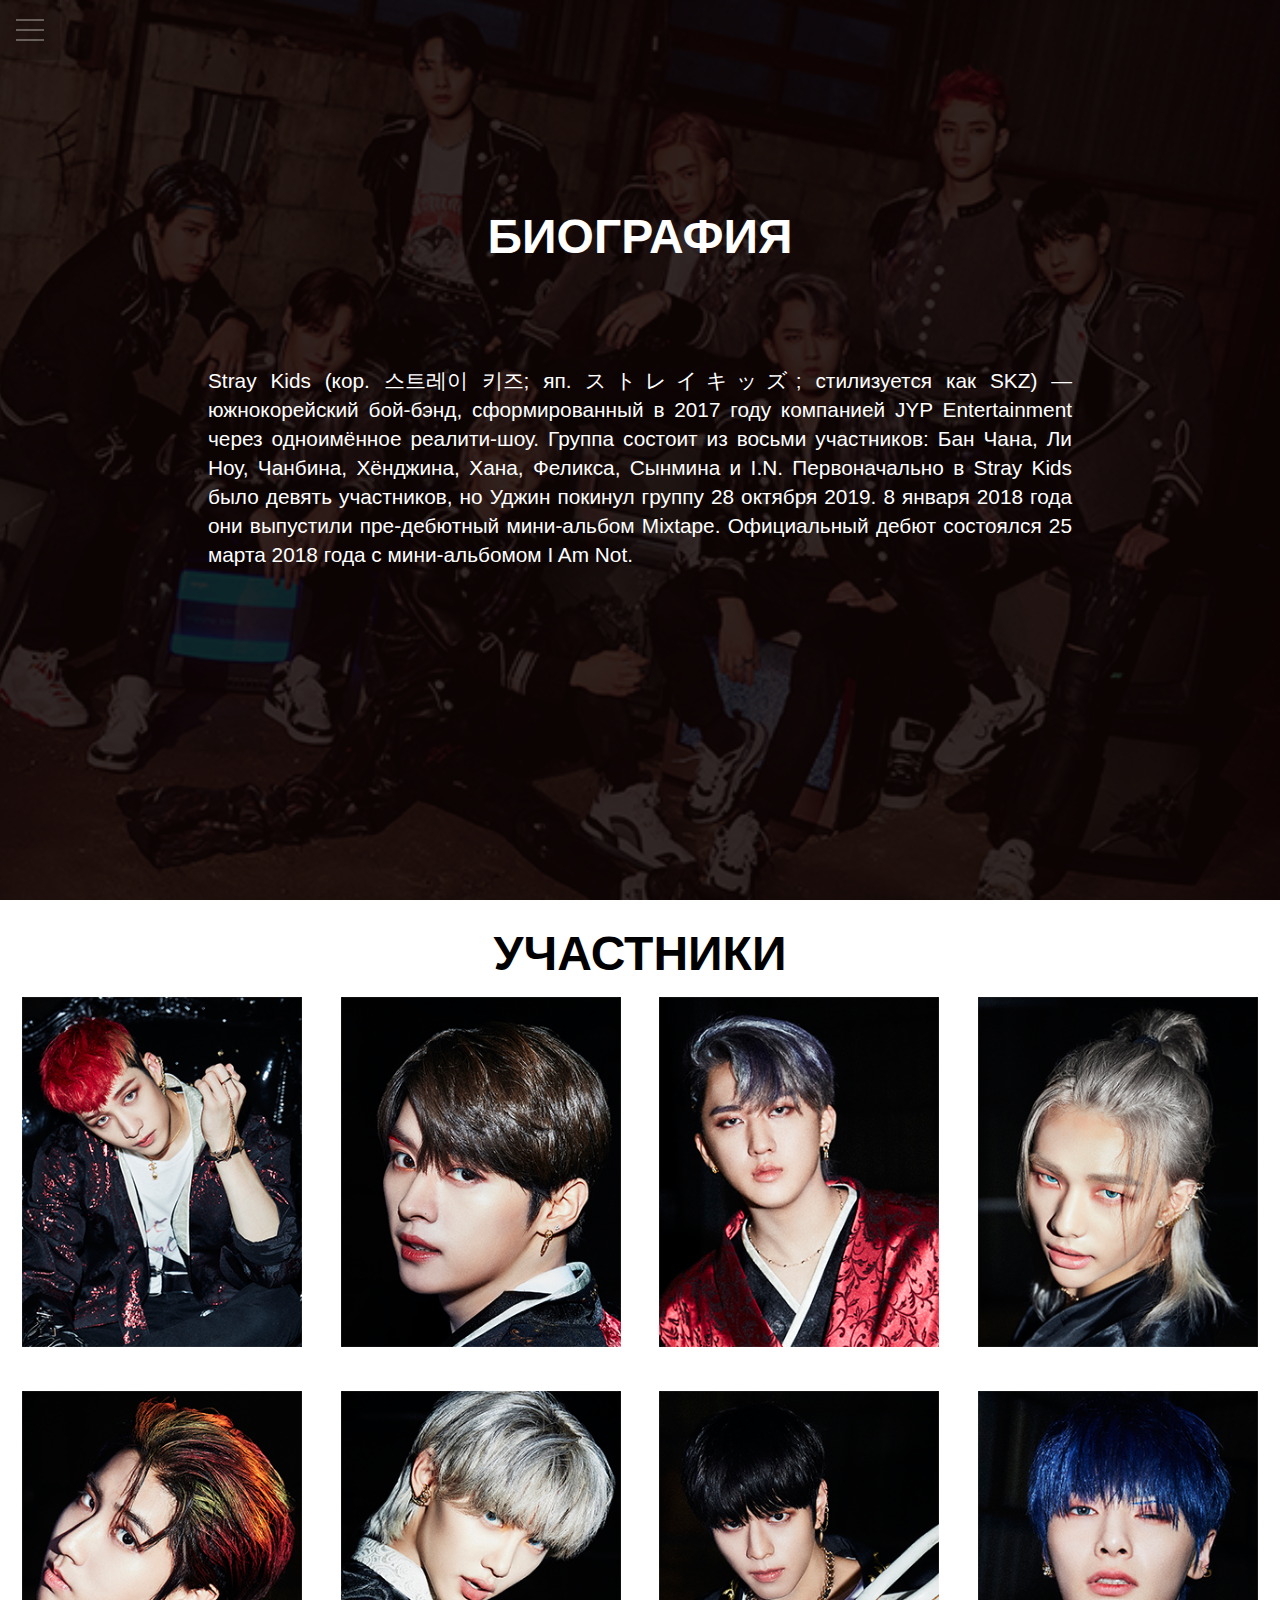
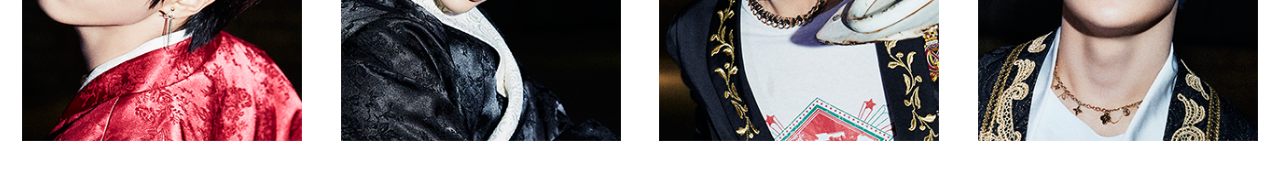
<file: site/bio.html>
<!DOCTYPE html>
<html lang="en">

  <head>
    <meta charset="UTF-8">
    <meta name="viewport" content="width=device-width, initial-scale=1.0">
    <link rel="stylesheet" href="./css/bio.css">
    <title>Stray Kids</title>
  </head>

  <header class="showcase">
    <div class="menu-wrap">
    <input type="checkbox" class="toggler">
    <div class="hamburger">
      <div></div>
    </div>
    <div class="menu">
      <div>
        <div>
          <ul>
            <li><a href="./index.php">ГЛАВНАЯ</a></li>
            <li><a href="./bio.html">БИОГРАФИЯ</a></li>
            <li><a href="#">ДИСКОГРАФИЯ</a></li>
            <li><a href="#">КЛИПЫ</a></li>
            <li><a href="./concerts.php">ГАЛЕРЕЯ</a></li>
            <li><a href="#">СОЦСЕТИ</a></li>
          </ul>
        </div>
      </div>
    </div>
  </div>
  <div class="container showcase-inner">
    <h2>БИОГРАФИЯ</h2>
    <p class="bio">Stray Kids (кор. 스트레이 키즈; яп. ストレイキッズ; стилизуется как SKZ) — южнокорейский 
      бой-бэнд, сформированный в 2017 году компанией JYP Entertainment через одноимённое 
      реалити-шоу. Группа состоит из восьми участников: Бан Чана, Ли Ноу, Чанбина, 
      Хёнджина, Хана, Феликса, Сынмина и I.N. Первоначально в Stray Kids было девять 
      участников, но Уджин покинул группу 28 октября 2019. 8 января 2018 года они 
      выпустили пре-дебютный мини-альбом Mixtape. Официальный дебют состоялся 25 марта 
      2018 года с мини-альбомом I Am Not.</p>
</div>
</header>
  <body>
    <div class="onwhite" ><h2>УЧАСТНИКИ</h2>
      <div class="members">
        <div class="box">
            <img src="./img/1.png">
          <div class="details">
            <div class="name">
             <h2>БАН ЧАН</h2>
             <p>03.10.1997</p>
             <p>Лидер, главный композитор, певец, танцор, репер</p>
          </div>
          </div>
        </div>
        <div class="box">
            <img src="./img/2.png">
          <div class="details">
            <div class="name">
             <h2>ЛИ МИНХО</h2>
             <p>25.10.1998</p>
             <p>Главный танцор, вокалист, репер</p>
          </div>
          </div>
        </div>
        <div class="box">
            <img src="./img/3.png">
          <div class="details">
            <div class="name">
             <h2>СО ЧАНБИН</h2>
             <p>11.08.1999</p>
             <p>Главный репер, вокалист, продюсер</p>
          </div>
          </div>
        </div>
        <div class="box">
            <img src="./img/4.png">
          <div class="details">
            <div class="name">
             <h2>ХВАН ХЕНДЖИН</h2>
             <p>20.03.2000</p>
             <p>Главный танцор, репер, вокалист, вижуал </p>
          </div>
          </div>
        </div>
        <div class="box">
            <img src="./img/5.png">
          <div class="details">
            <div class="name">
             <h2>ХАН ДЖИСОН</h2>
             <p>14.09.2000</p>
             <p>Главный репер, вокалист, продюсер </p>
          </div>
          </div>
        </div>
        <div class="box">
            <img src="./img/6.png">
          <div class="details">
            <div class="name">
             <h2>ЛИ ФЕЛИКС</h2>
             <p>15.09.2000</p>
             <p>Танцор, репер, вокалист</p>
          </div>
          </div>
        </div>
        <div class="box">
            <img src="./img/7.png">
          <div class="details">
            <div class="name">
             <h2>КИМ СЫНМИН</h2>
             <p>22.09.2000</p>
             <p>Главный вокалист, танцор, вижуал </p>
          </div>
          </div>
        </div>
        <div class="box">
            <img src="./img/8.png">
          <div class="details">
            <div class="name">
             <h2>ЯН ЧОНИН</h2>
             <p>08.02.2001</p>
             <p>Вокалист, танцор, младший</p>
          </div>
          </div>
        </div>
    </div>
  </div>
    </div>
    
  </body>
</html>
</file>
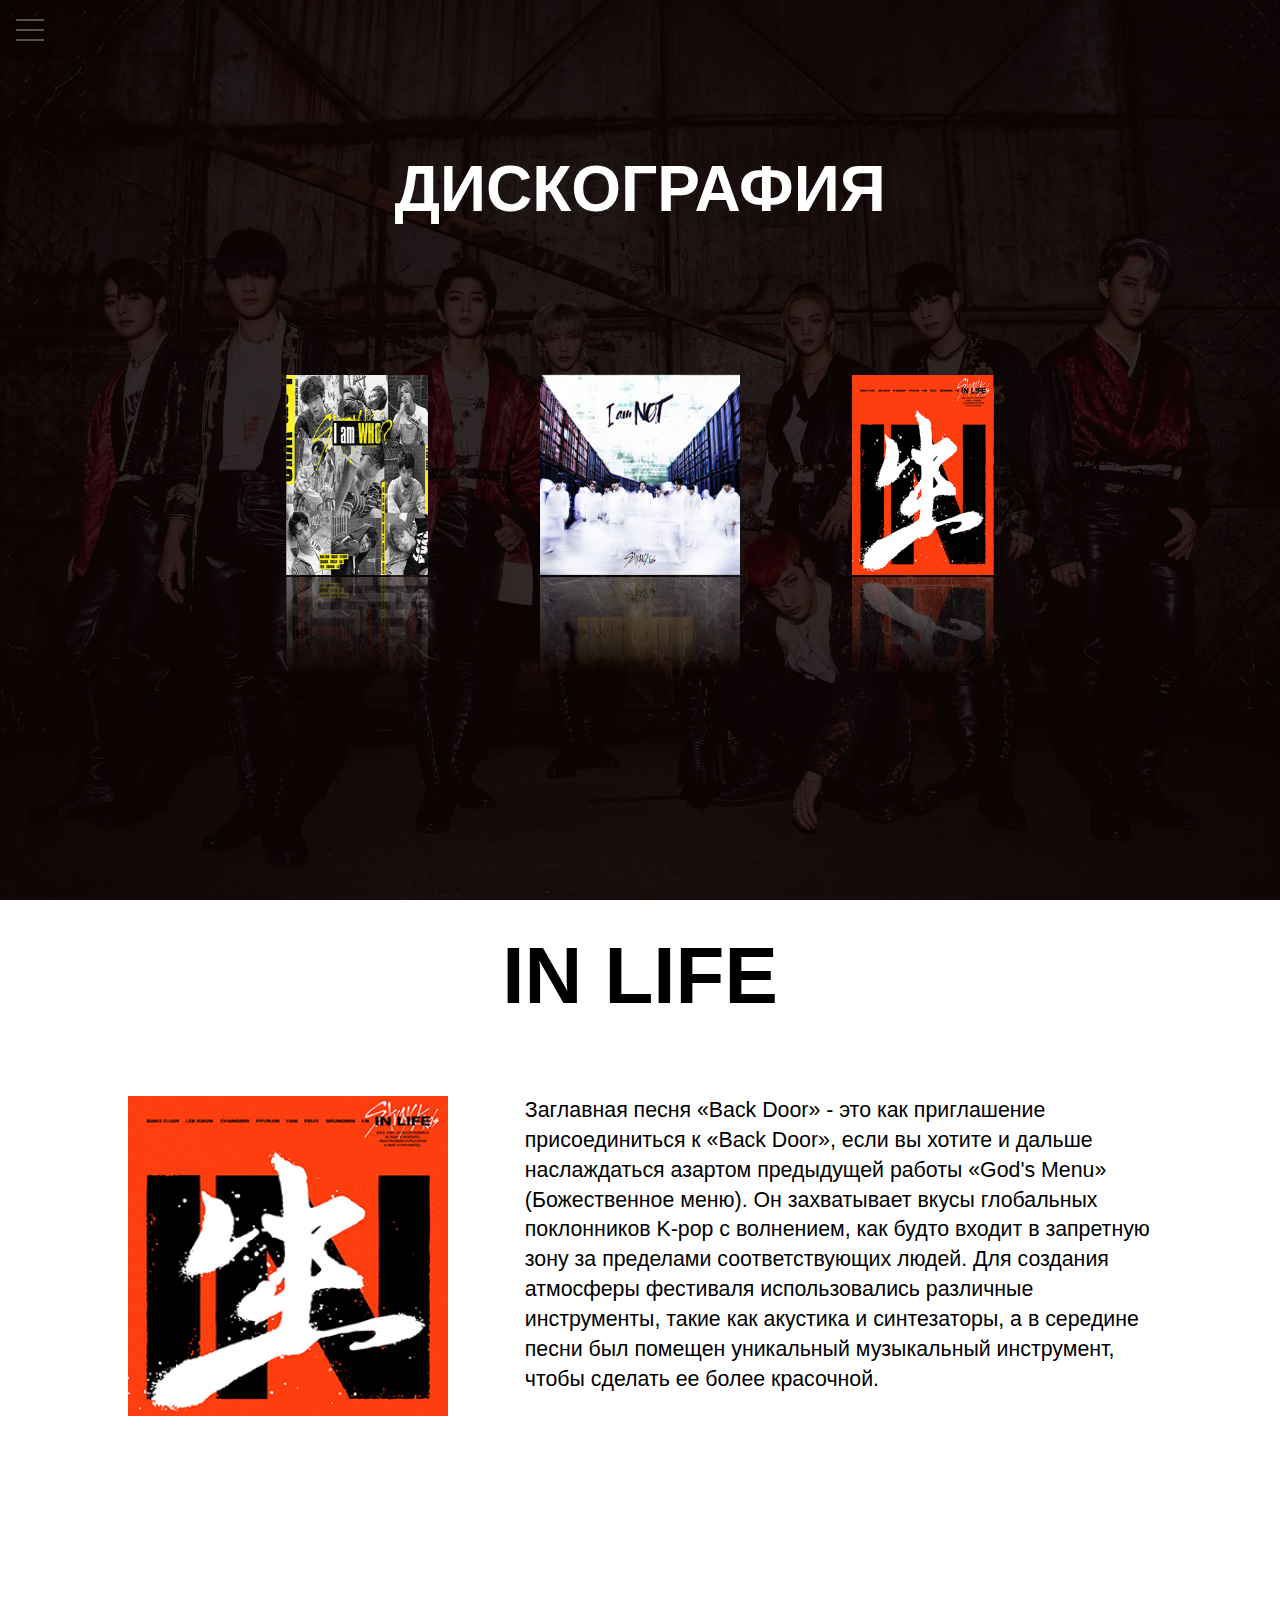
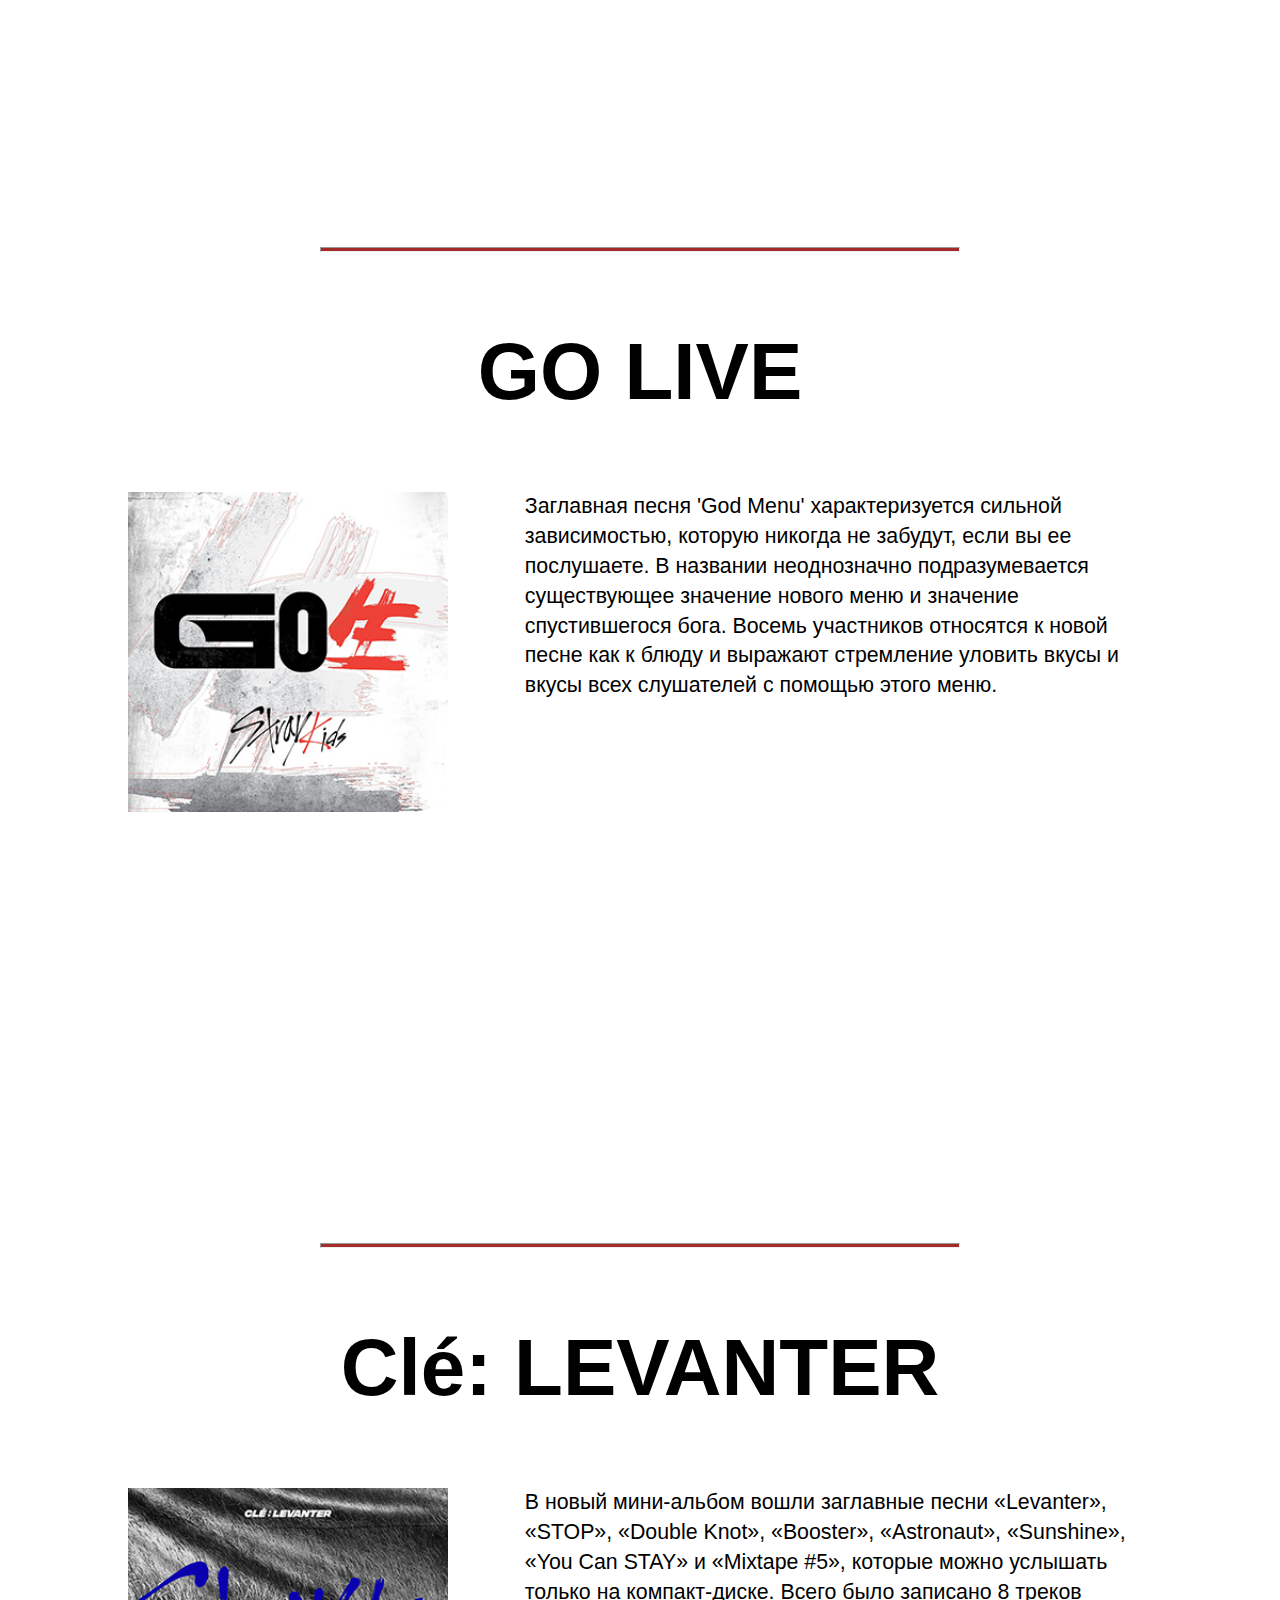
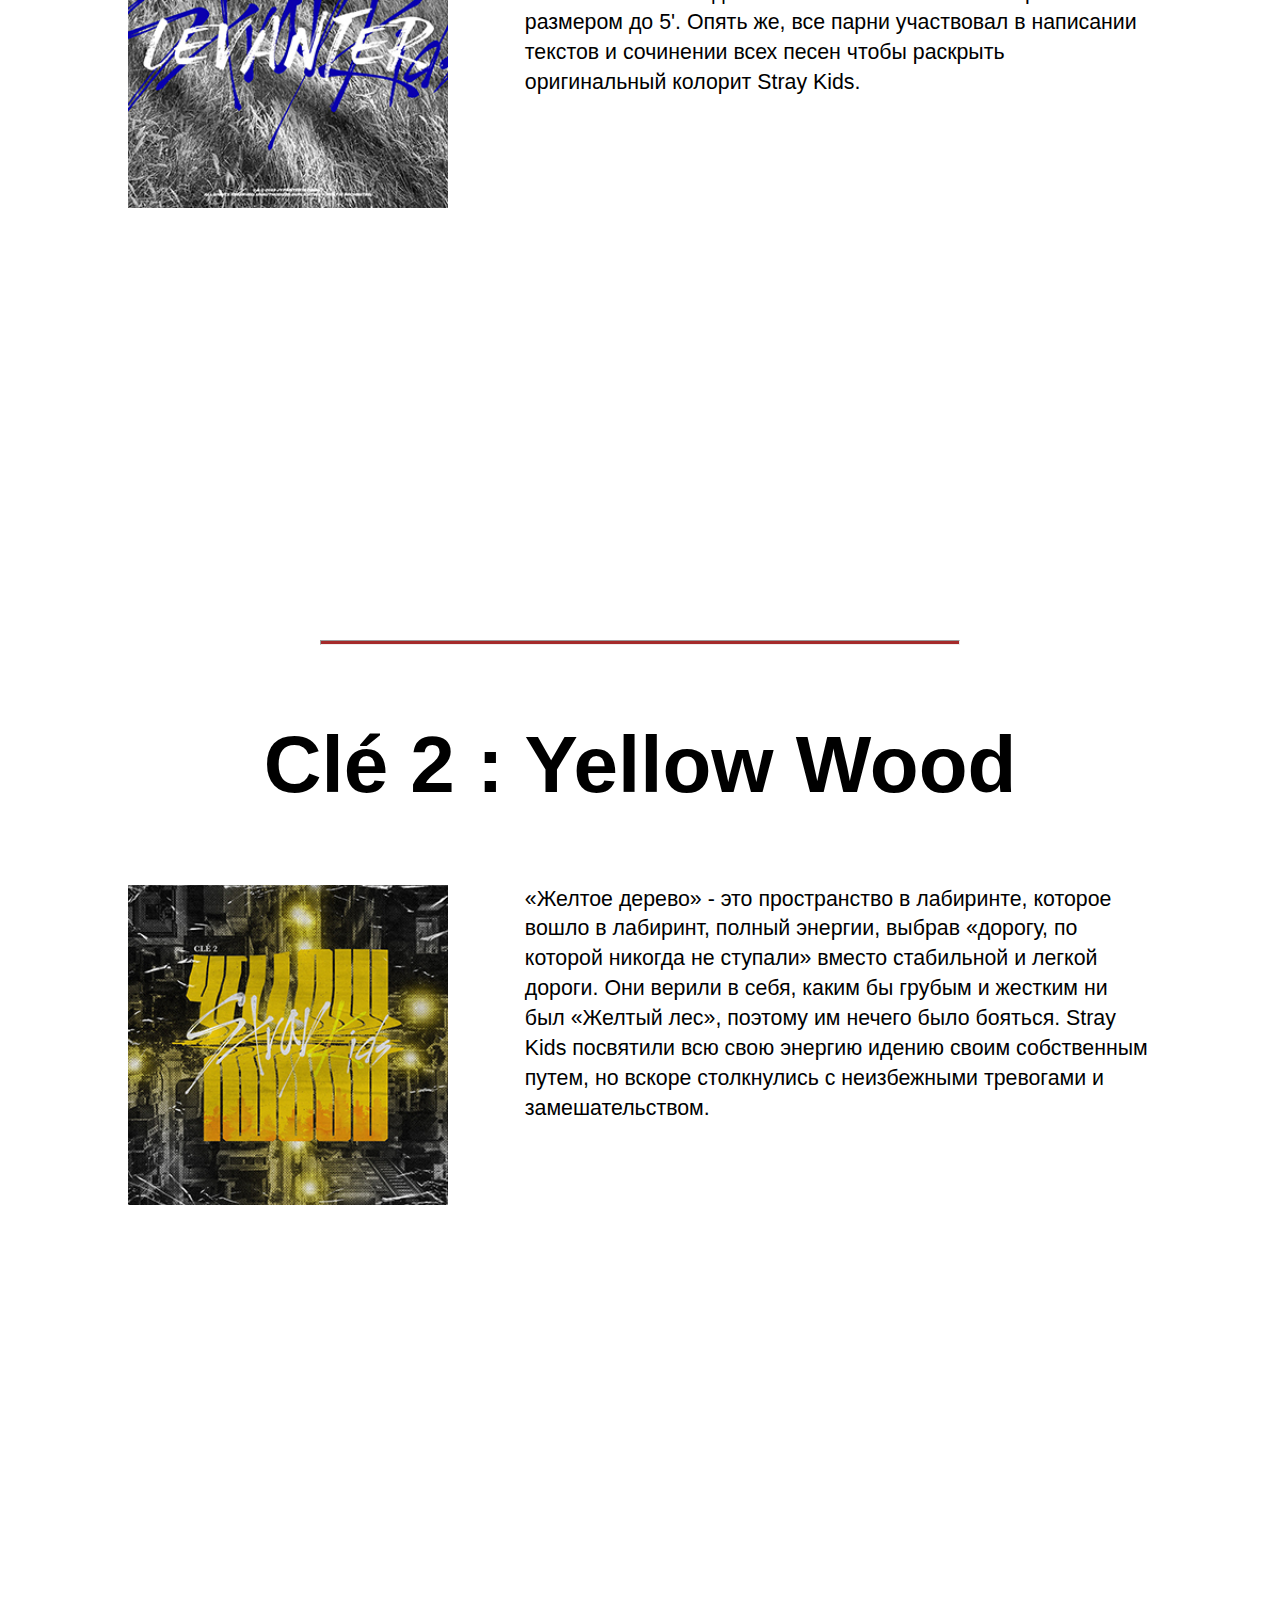
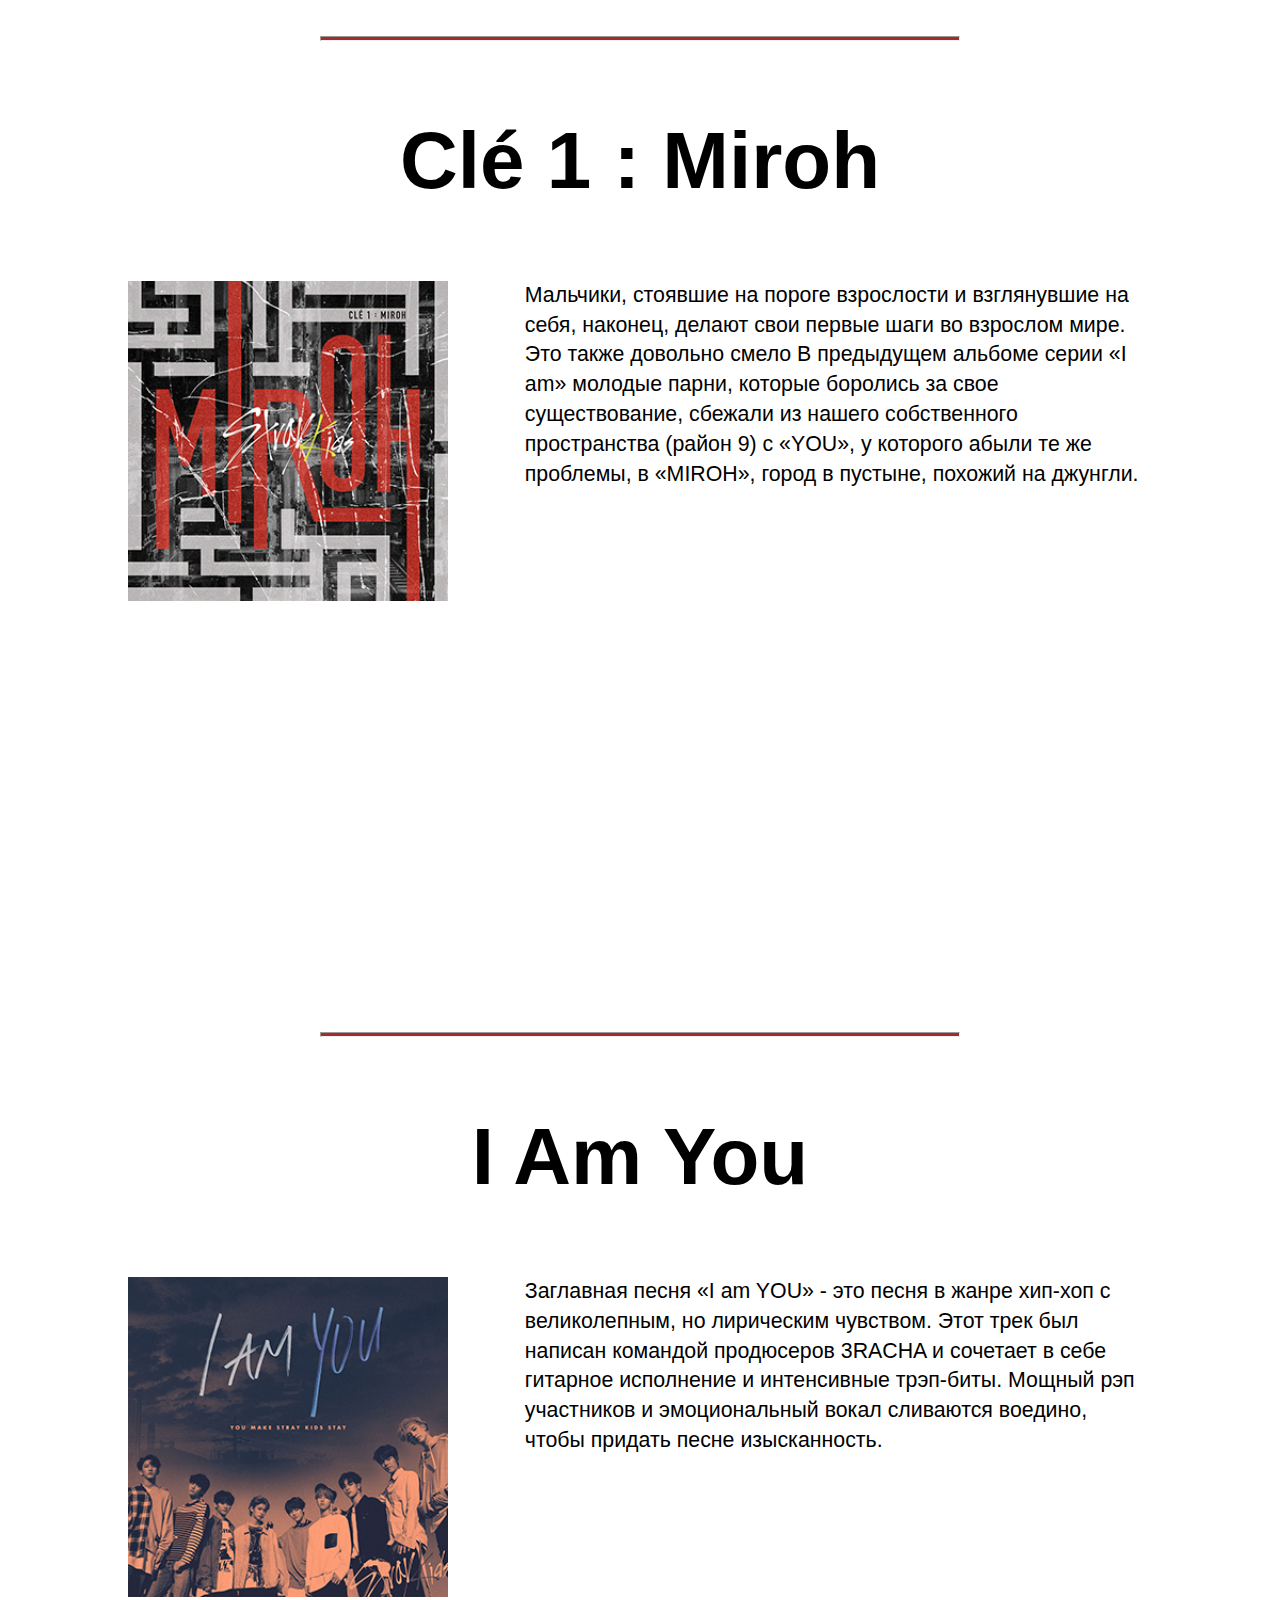
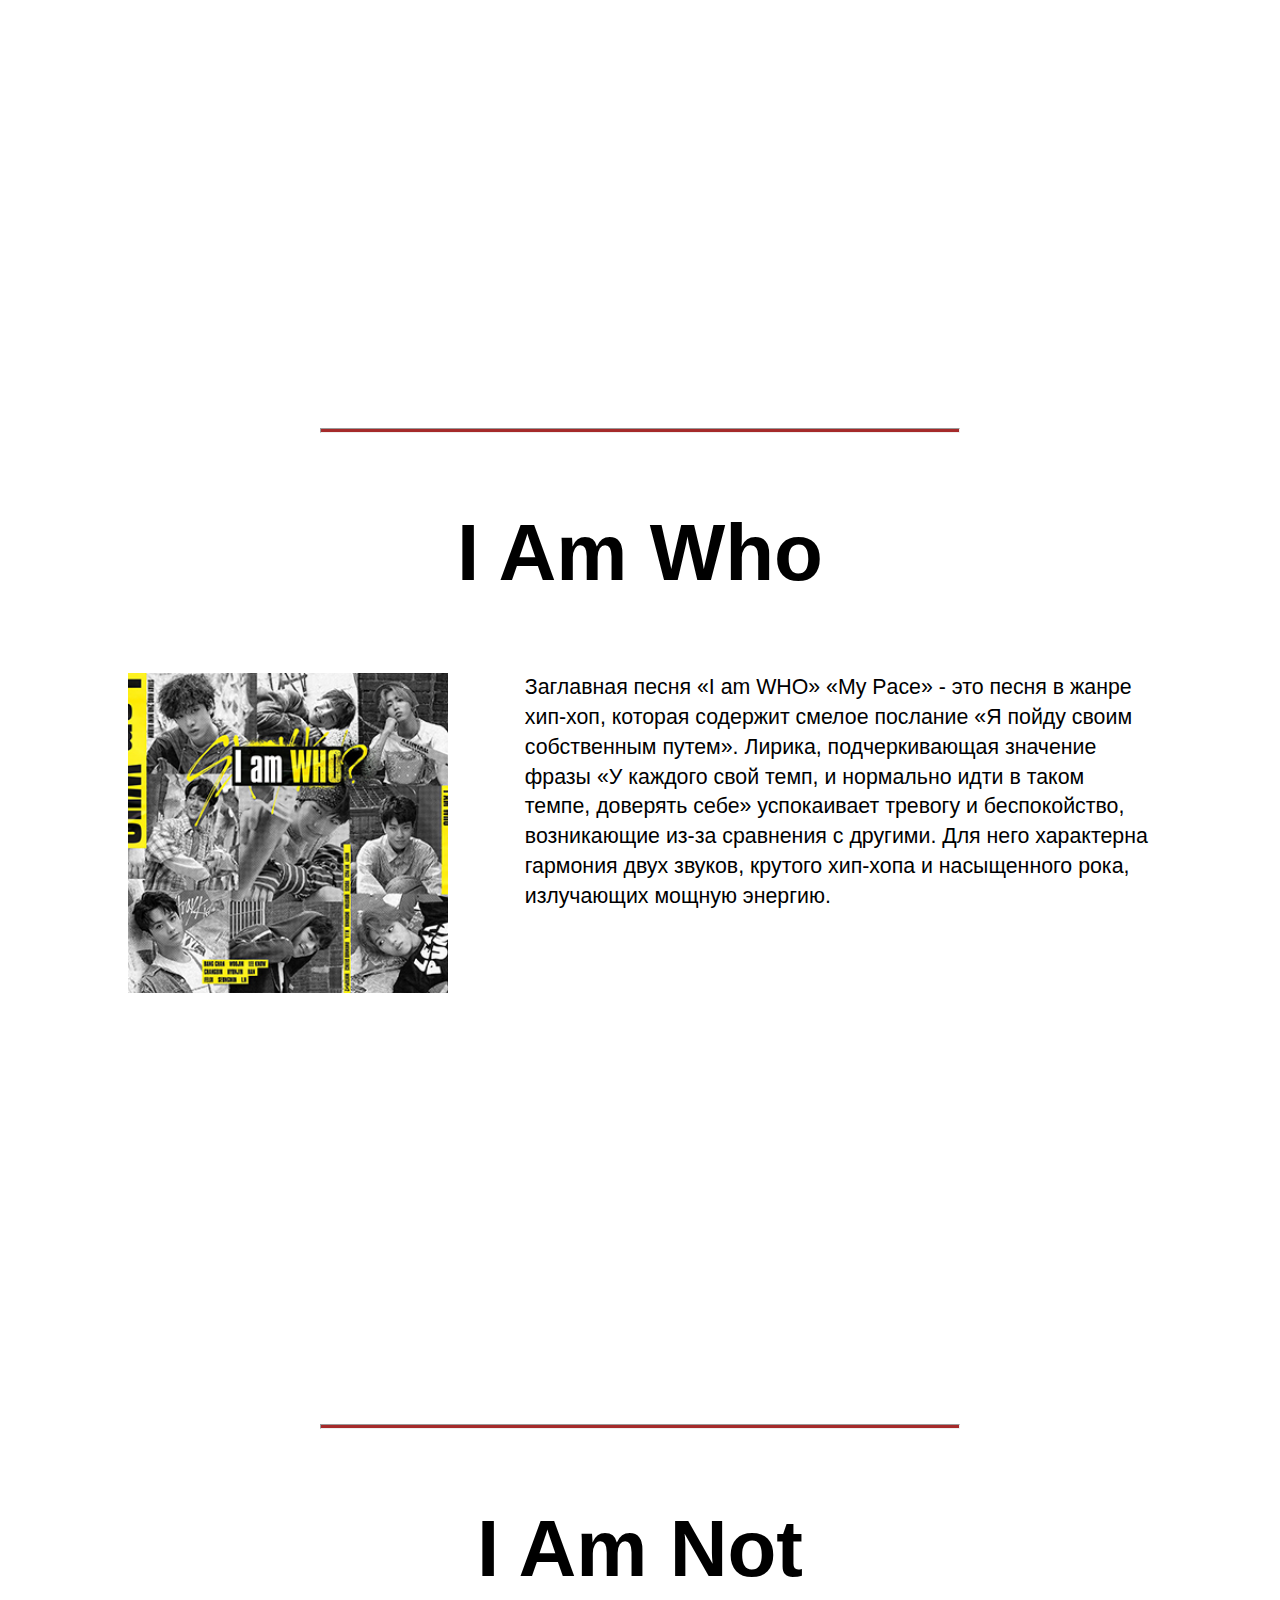
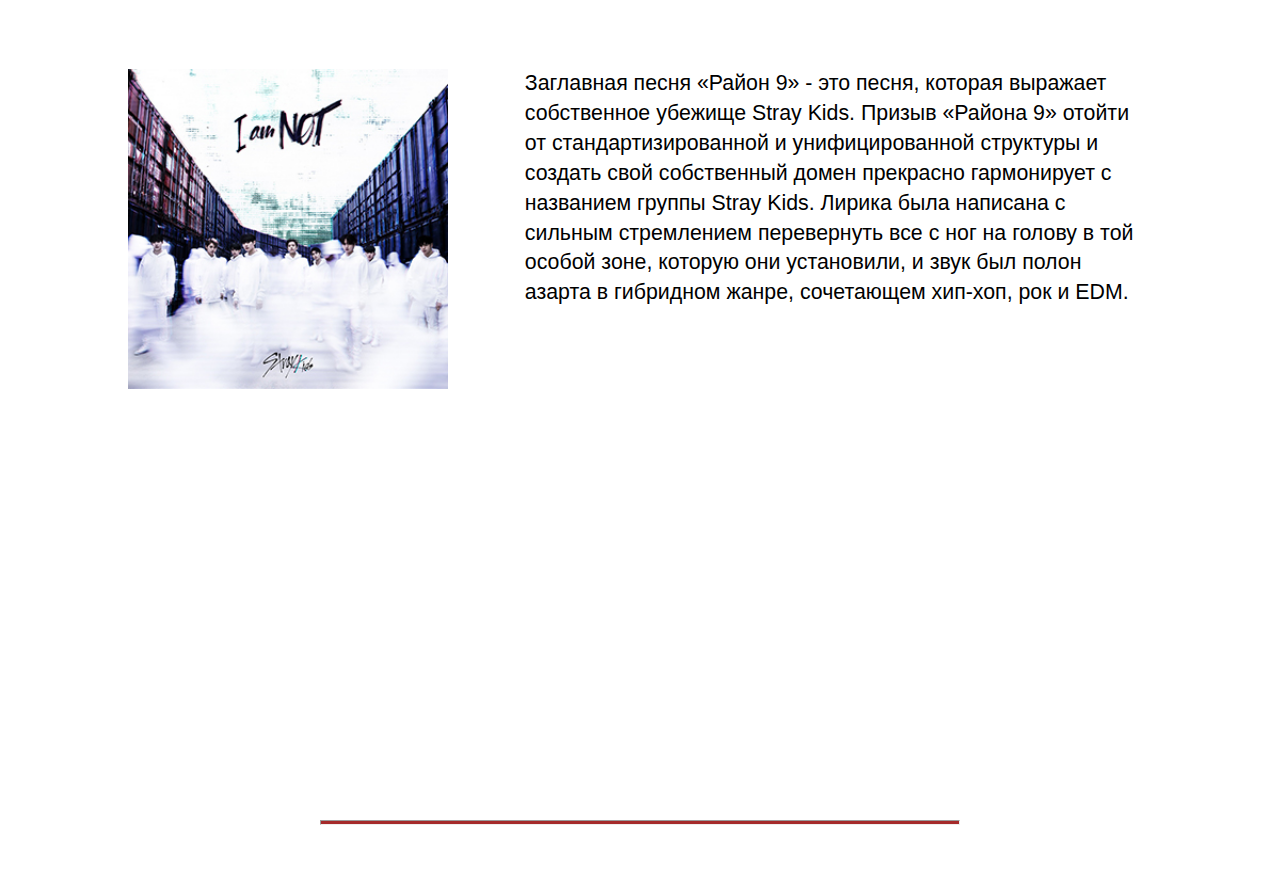
<file: site/disco.html>
<!DOCTYPE html>
<html lang="en">
  <head>
    <meta charset="UTF-8" />
    <meta name="viewport" content="width=device-width, initial-scale=1.0" />
    <link rel="stylesheet" href="./css/disco.css" />
    <link rel="stylesheet" href="./css/style.css" />
   
    <title>Stray Kids</title>
  </head>

  <header class="showcase">
    <div class="container showcase-inner">
      <div><h1><b>ДИСКОГРАФИЯ</b></h1></div>
      <div class="albums">
        <span style="--i:1"><a href="#inlife"><img  src="./img/1.jpg"></a></span>
        <span style="--i:2"><a href="#golive"><img src="./img/2.jpg"></a></span>
        <span style="--i:3"><a href="#levanter"><img src="./img/3.jpg"></a></span>
        <span style="--i:4"><a href="#yw"><img src="./img/4.jpg"></a></span>
        <span style="--i:5"><a href="#mr"><img src="./img/5.jpg"></a></span>
        <span style="--i:6"><a href="#iy"><img src="./img/6.jpg"></a></span>
        <span style="--i:7"><a href="#iw"><img src="./img/7.jpg"></a></span>
        <span style="--i:8"><a href="#in"><img src="./img/8.jpg"></a></span>
     </div>
     <div class="menu-wrap">
      <input type="checkbox" class="toggler" />
      <div class="hamburger">
        <div></div>
      </div>
      <div class="menu">
        <div>
          <div>
            <ul>
              <li><a href="./kurs.html">ГЛАВНАЯ</a></li>
              <li><a href="./bio.html">БИОГРАФИЯ</a></li>
              <li><a href="./disco.html">ДИСКОГРАФИЯ</a></li>
              <li><a href="#">КЛИПЫ</a></li>
              <li><a href="#">ГАЛЕРЕЯ</a></li>
              <li><a href="#">СОЦСЕТИ</a></li>
            </ul>
          </div>
        </div>
      </div>
    </div>
    </div>
  </header>
  <body>
    <section id="inlife">
      
        <div class="onwhite" ><h1><b>IN LIFE</b></h1></div>
          <div class="cover"><img src="./img/1.jpg"> </div>
          <div class="info">
            <p>Заглавная песня «Back Door» - это как приглашение присоединиться к «Back Door», 
                если вы хотите и дальше наслаждаться азартом предыдущей работы «God's Menu» (Божественное меню). 
                Он захватывает вкусы глобальных поклонников K-pop с волнением, как будто входит в запретную 
                зону за пределами соответствующих людей. Для создания атмосферы фестиваля использовались 
                различные инструменты, такие как акустика и синтезаторы, а в середине песни был помещен 
                уникальный музыкальный инструмент, чтобы сделать ее более красочной.</p>
          </div>
          <iframe src="https://open.spotify.com/embed/album/1fOJ6SHLXOLnsuuwiLyzft" class ="music"  height="380" frameborder="0" allowtransparency="true" allow="encrypted-media"></iframe>
         </div>
         <hr>
    </section>
    <section id="golive">
      
        <div class="onwhite" ><h1><b>GO LIVE</b></h1></div>
          <div class="cover"><img src="./img/2.jpg"> </div>
          <div class="info">
            <p>Заглавная песня 'God Menu' характеризуется сильной зависимостью, которую никогда не забудут, 
                если вы ее послушаете. В названии неоднозначно подразумевается существующее значение нового 
                меню и значение спустившегося бога. Восемь участников относятся к новой песне как к блюду и 
                выражают стремление уловить вкусы и вкусы всех слушателей с помощью этого меню.
            </p>
          </div>
          <iframe src="https://open.spotify.com/embed/album/7B3Rmyws1KcAxQfYPoInEZ" class ="music" height="380" frameborder="0" allowtransparency="true" allow="encrypted-media"></iframe>
         </div>
         <hr>
    </section>
    <section id="levanter">
      
        <div class="onwhite" ><h1><b>Clé: LEVANTER</b></h1></div>
          <div class="cover"><img src="./img/3.jpg"> </div>
          <div class="info">
            <p>В новый мини-альбом вошли заглавные песни «Levanter», «STOP», «Double Knot», «Booster», 
                «Astronaut», «Sunshine», «You Can STAY» и «Mixtape #5», которые можно услышать только 
                на компакт-диске. Всего было записано 8 треков размером до 5'. Опять же, все парни 
                участвовал в написании текстов и ​​сочинении всех песен чтобы раскрыть оригинальный колорит Stray Kids.
            </p>
          </div>
          <iframe src="https://open.spotify.com/embed/album/5tCOElmd7wcBGbt1f8bFYR" class ="music" height="380" frameborder="0" allowtransparency="true" allow="encrypted-media"></iframe>
         </div>
         <hr>
    </section>
    <section id="yw">
        <div class="onwhite" ><h1><b>Clé 2 : Yellow Wood</b></h1></div>
          <div class="cover"><img src="./img/4.jpg"> </div>
          <div class="info">
            <p>«Желтое дерево» - это пространство в лабиринте, которое вошло в лабиринт, полный энергии, 
                выбрав «дорогу, по которой никогда не ступали» вместо стабильной и легкой дороги. Они верили 
                в себя, каким бы грубым и жестким ни был «Желтый лес», поэтому им нечего было бояться. 
                Stray Kids посвятили всю свою энергию идению своим собственным путем, но вскоре столкнулись 
                с неизбежными тревогами и замешательством.
            </p>
          </div>
          <iframe src="https://open.spotify.com/embed/album/162XZSDZpr559n4iyLy8m5" class ="music" height="380" frameborder="0" allowtransparency="true" allow="encrypted-media"></iframe>
         </div>
         <hr>
    </section>
    <section id="mr">
        <div class="onwhite" ><h1><b>Clé 1 : Miroh</b></h1></div>
          <div class="cover"><img src="./img/5.jpg"> </div>
          <div class="info">
            <p>Мальчики, стоявшие на пороге взрослости и взглянувшие на себя, наконец, 
              делают свои первые шаги во взрослом мире. Это также довольно смело В предыдущем 
              альбоме серии «I am» молодые парни, которые боролись за свое существование, 
              сбежали из нашего собственного пространства (район 9) с «YOU», у которого 
              aбыли те же проблемы, в «MIROH», город в пустыне, похожий на джунгли. 
            </p>
          </div>
          <iframe src="https://open.spotify.com/embed/album/79Bjt5oUy1183RJw1bJyF5" class ="music" height="380" frameborder="0" allowtransparency="true" allow="encrypted-media"></iframe>
         </div>
         <hr>
    </section>
    <section id="iy">
      <div class="onwhite" ><h1><b>I Am You</b></h1></div>
        <div class="cover"><img src="./img/6.jpg"> </div>
        <div class="info">
          <p>Заглавная песня «I am YOU» - это песня в жанре хип-хоп с великолепным, но 
            лирическим чувством. Этот трек был написан командой продюсеров 3RACHA и 
            сочетает в себе гитарное исполнение и интенсивные трэп-биты. Мощный рэп участников 
            и эмоциональный вокал сливаются воедино, чтобы придать песне изысканность.
          </p>
        </div>
        <iframe src="https://open.spotify.com/embed/album/51qHHvrptoKt4XsDLacc4w" class ="music" height="380" frameborder="0" allowtransparency="true" allow="encrypted-media"></iframe>
       </div>
       <hr>
  </section>
  <section id="iw">
    <div class="onwhite" ><h1><b>I Am Who</b></h1></div>
      <div class="cover"><img src="./img/7.jpg"> </div>
      <div class="info">
        <p>Заглавная песня «I am WHO» «My Pace» - это песня в жанре хип-хоп, которая 
          содержит смелое послание «Я пойду своим собственным путем». Лирика, 
          подчеркивающая значение фразы «У каждого свой темп, и нормально идти в 
          таком темпе, доверять себе» успокаивает тревогу и беспокойство, возникающие 
          из-за сравнения с другими. Для него характерна гармония двух звуков, 
          крутого хип-хопа и насыщенного рока, излучающих мощную энергию.
        </p>
      </div>
      <iframe src="https://open.spotify.com/embed/album/0g1j2seZWd8MWCRz4zGLg3" class ="music" height="380" frameborder="0" allowtransparency="true" allow="encrypted-media"></iframe>
     </div>
     <hr>
</section>
<section id="in">
  <div class="onwhite" ><h1><b>I Am Not</b></h1></div>
    <div class="cover"><img src="./img/8.jpg"> </div>
    <div class="info">
      <p>Заглавная песня «Район 9» - это песня, которая выражает собственное убежище Stray Kids. 
        Призыв «Района 9» отойти от стандартизированной и унифицированной структуры и создать 
        свой собственный домен прекрасно гармонирует с названием группы Stray Kids. Лирика 
        была написана с сильным стремлением перевернуть все с ног на голову в той особой зоне, 
        которую они установили, и звук был полон азарта в гибридном жанре, сочетающем хип-хоп, рок и EDM.
      </p>
    </div>
    <iframe src="https://open.spotify.com/embed/album/5daUbxpeArCAUOJnHI7JIH" class ="music" height="380" frameborder="0" allowtransparency="true" allow="encrypted-media"></iframe>
   </div>
   <hr>
</section>
<script src="https://ajax.googleapis.com/ajax/libs/jquery/2.1.4/jquery.min.js"></script>
<script>
  $(document).ready(function(){
  $("a[href*=#]").on("click", function(e){
  var anchor = $(this);
  $('html, body').stop().animate({
  scrollTop: $(anchor.attr('href')).offset().top
  }, 777);
  e.preventDefault();
  return false;
  });
  });
  </script>
  </body>
</html>
</file>
<file: site/css/bio.css>
/* CORE STYLES */
:root {
  --primary-color: rgba(14, 4, 4, 0.85);
  --overlay-color: rgba(14, 4, 4, 0.95);
  --menu-speed: 0.75s;
}

* {
  margin: 0;
  padding: 0;
  box-sizing: border-box;
}

body {
  font-family: 'Roboto', sans-serif;
  line-height: 1.4;
  font-size: 3vw;
}
.onwhite {
  color: black;
  text-align: center;
  font-size: 24pt;
  margin-top: 20px;
}
.container {
  max-width: 960px;
  margin: auto;
  overflow: hidden;
 padding-bottom: 10%;
 font-size: 24pt;
}
.members {
  text-align: center;
  margin: 0 auto;
  position: relative;
  display:block;
  background-color: #fff;
}
.members .box {
  position: relative;
  width:280px;
  margin-top:10px;
  margin-left:15px;
  margin-right:15px;
  margin-bottom:10px;
  box-sizing: border-box;
  display: inline-block;
  overflow: hidden;
}
.members .box .details {
  position: absolute;
  text-align: center;
  top:15px;
  left: 10px;
  width:260px;
  height:320px;
  bottom: 15px;
  background:rgba(0,0,0,.8);
  transform:scaleY(0);
  transition: transform .5s;
}
.members .box:hover .details
{
  transform:scaleY(1);
}
.members .box .details .name {
  position: absolute;
  top:50%;
  transform: translateY(-50%);
  padding: 15px;
  font-size: 20px;
  color: #fff;
}
.members .box .details .name h2 {
  margin: 0;
  padding: 0;
  margin-bottom: 5px;
  font-family: Verdana, Geneva, Tahoma, sans-serif;
  font-size: 25px;
  color: rgb(243, 16, 16);
}

.members .box img {
  width:280px;
  height:350px;
  max-width: 100%;
  transition: transform 2s;
}
.members .box:hover  img
{
  transform: scale(1.2);
}
.bio {
  padding-top: 10%;
  padding-left: 5%;
  padding-right: 5%;
  font-size: 16pt;
  text-align: justify;
  font-family: Verdana, Geneva, Tahoma, sans-serif;
}
.showcase {
  background: var(--primary-color);
  color: #fff;
  height: 100vh;
  position: relative;
}
.backshow {
  background:rgb(63, 44, 28);
  width: 100%;
  position: absolute;
  top: 0;
  left: 0;
  height: 100%;
  z-index: -1;
}
.showcase:before {
  content: '';
  background: url(../img/bg_t.jpg) no-repeat center top/cover;
  position: absolute;
  top: 0;
  left: 0;
  width: 100%;
  height: 100%;
  z-index: -1;
}

.showcase .showcase-inner {
  display: flex;
  flex-direction: column;
  align-items: center;
  justify-content: center;
  text-align: center;
  height: 100%;
}


}
.showcase h1 {
  font-size: 4rem;
}

.showcase p {
  font-size: 1.3rem;
}



/* MENU STYLES */
.menu-wrap {
  position: fixed;
  top: 0;
  left: 0;
  z-index: 1;
 
  
}

a{font-family: Verdana, Geneva, Tahoma, sans-serif;
  font-weight: 500;
  font-size: 26pt;
}
a:hover {
  font-weight: 550;
  text-shadow: red 0 0 28px;
}
.menu-wrap .toggler {
  position: absolute;
  top: 0;
  left: 0;
  z-index: 2;
  cursor: pointer;
  width: 50px;
  height: 50px;
  opacity: 0;
}

.menu-wrap .hamburger {
  position: absolute;
  top: 0;
  left: 0;
  z-index: 1;
  width: 60px;
  height: 60px;
  opacity: 30%;
  padding: 1rem;
  background: rgba(12, 0, 1, 0.65);
  display: flex;
  align-items: center;
  justify-content: center;
}

/* Hamburger Line */
.menu-wrap .hamburger>div {
  position: relative;
  flex: none;
  width: 100%;
  opacity: 200%;
  height: 2px;
  background: #fff;
  display: flex;
  align-items: center;
  justify-content: center;
  transition: all 0.4s ease;
}
.scale{
  transition: 0.5s;
}
.scale:hover{
  transform: scale(1.1);
}
/* Hamburger Lines - Top & Bottom */
.menu-wrap .hamburger>div::before,
.menu-wrap .hamburger>div::after {
  content: '';
  position: absolute;
  z-index: 1;
  top: -10px;
  width: 100%;
  height: 2px;
  background: inherit;
}

/* Moves Line Down */
.menu-wrap .hamburger>div::after {
  top: 10px;
}

/* Toggler Animation */
.menu-wrap .toggler:checked+.hamburger>div {
  transform: rotate(135deg);
}

/* Turns Lines Into X */
.menu-wrap .toggler:checked+.hamburger>div:before,
.menu-wrap .toggler:checked+.hamburger>div:after {
  top: 0;
  transform: rotate(90deg);
}

/* Rotate On Hover When Checked */
.menu-wrap .toggler:checked:hover+.hamburger>div {
  transform: rotate(225deg);
}

/* Show Menu */
.menu-wrap .toggler:checked~.menu {
  visibility: visible;
}

.menu-wrap .toggler:checked~.menu>div {
  transform: scale(1);
  transition-duration: var(--menu-speed);
}

.menu-wrap .toggler:checked~.menu>div>div {
  opacity: 1;
  transition: opacity 0.4s ease 0.4s;
}

.menu-wrap .menu {
  position: fixed;
  top: 0;
  left: 0;
  width: 100%;
  height: 100%;
  visibility: hidden;
  overflow: hidden;
  display: flex;
  align-items: center;
  justify-content: center;
}

.menu-wrap .menu>div {
  background: var(--overlay-color);
  border-radius: 50%;
  width: 200vw;
  height: 200vw;
  display: flex;
  flex: none;
  align-items: center;
  justify-content: center;
  transform: scale(0);
  
}

.menu-wrap .menu>div>div {
  text-align: center;
  max-width: 90vw;
  max-height: 100vh;
  opacity: 0;
  transition: opacity 0.4s ease;
}

.menu-wrap .menu>div>div>ul>li {
  list-style: none;
  color: #fff;
  font-size: 1.5rem;
  padding: 1rem;
}

.menu-wrap .menu>div>div>ul>li>a {
  color: inherit;
  text-decoration: none;
  transition: color 0.4s ease;
}
</file>
<file: site/css/disco.css>
/* CORE STYLES */
:root {
    --primary-color: rgba(14, 4, 4, 0.85);
    --overlay-color: rgba(14, 4, 4, 0.95);
    --menu-speed: 0.75s;
  }
  
  * {
    margin: 0;
    padding: 0;
    box-sizing: border-box;
  }
  html { scroll-behavior: smooth;}
  body {
    font-family: 'Roboto', sans-serif;
    line-height: 1.4;
  }
  .onwhite {
    color: black;
    text-align: center;
    font-size: 30pt;
    margin-top: 20px;
    font-weight: 100;
  }
  hr {
    width: 50%; 
    height: 5px;
    background-color: brown;
    margin: 1% 25% 5% 25%;
  }
  .container {
    max-width: 20%;
    margin: auto;
    overflow: hidden;
   padding-bottom: 25%;
   font-size: 60pt;
  }
  
  .showcase {
    background: var(--primary-color);
    color: #fff;
    height: 100vh;
    position: relative;
  }
  .backshow {
    background:rgb(63, 44, 28);
    width: 100%;
    position: absolute;
    top: 0;
    left: 0;
    height: 100%;
    z-index: -1;
  }
  .showcase:before {
    content: '';
    background: url(../img/bg_d.jpg) no-repeat center top/cover;
    position: absolute;
    top: 0;
    left: 0;
    width: 100%;
    height: 100%;
    z-index: -1;
  }
  
  .showcase .showcase-inner {
    display: flex;
    flex-direction: column;
    align-items: center;
    justify-content: center;
    text-align: center;
    height: 100%;
  }
 

  }
  .showcase h1 {
    font-size: 4rem;
  }
  
  .showcase p {
    font-size: 1.3rem;
  }
  
 
  
  /* MENU STYLES */
  .menu-wrap {
    position: fixed;
    top: 0;
    left: 0;
    z-index: 1;
   
    
  }
  
  a{font-family: Verdana, Geneva, Tahoma, sans-serif;
    font-weight: 500;
    font-size: 26pt;
  }
  a:hover {
    font-weight: 550;
    text-shadow: red 0 0 28px;
  }
  .menu-wrap .toggler {
    position: absolute;
    top: 0;
    left: 0;
    z-index: 2;
    cursor: pointer;
    width: 50px;
    height: 50px;
    opacity: 0;
  }
  
  .menu-wrap .hamburger {
    position: absolute;
    top: 0;
    left: 0;
    z-index: 1;
    width: 60px;
    height: 60px;
    opacity: 30%;
    padding: 1rem;
    background: rgba(12, 0, 1, 0.65);
    display: flex;
    align-items: center;
    justify-content: center;
  }
  
  /* Hamburger Line */
  .menu-wrap .hamburger>div {
    position: relative;
    flex: none;
    width: 100%;
    opacity: 200%;
    height: 2px;
    background: #fff;
    display: flex;
    align-items: center;
    justify-content: center;
    transition: all 0.4s ease;
  }
  .scale{
    transition: 0.5s;
  }
  .scale:hover{
    transform: scale(1.1);
  }
  /* Hamburger Lines - Top & Bottom */
  .menu-wrap .hamburger>div::before,
  .menu-wrap .hamburger>div::after {
    content: '';
    position: absolute;
    z-index: 1;
    top: -10px;
    width: 100%;
    height: 2px;
    background: inherit;
  }
  
  /* Moves Line Down */
  .menu-wrap .hamburger>div::after {
    top: 10px;
  }
  
  /* Toggler Animation */
  .menu-wrap .toggler:checked+.hamburger>div {
    transform: rotate(135deg);
  }
  
  /* Turns Lines Into X */
  .menu-wrap .toggler:checked+.hamburger>div:before,
  .menu-wrap .toggler:checked+.hamburger>div:after {
    top: 0;
    transform: rotate(90deg);
  }
  
  /* Rotate On Hover When Checked */
  .menu-wrap .toggler:checked:hover+.hamburger>div {
    transform: rotate(225deg);
  }
  
  /* Show Menu */
  .menu-wrap .toggler:checked~.menu {
    visibility: visible;
  }
  
  .menu-wrap .toggler:checked~.menu>div {
    transform: scale(1);
    transition-duration: var(--menu-speed);
  }
  
  .menu-wrap .toggler:checked~.menu>div>div {
    opacity: 1;
    transition: opacity 0.4s ease 0.4s;
  }
  
  .menu-wrap .menu {
    position: fixed;
    top: 0;
    left: 0;
    width: 100%;
    height: 100%;
    visibility: hidden;
    overflow: hidden;
    display: flex;
    align-items: center;
    justify-content: center;
  }
  
  .menu-wrap .menu>div {
    background: var(--overlay-color);
    border-radius: 50%;
    width: 200vw;
    height: 200vw;
    display: flex;
    flex: none;
    align-items: center;
    justify-content: center;
    transform: scale(0);
    
  }
  
  .menu-wrap .menu>div>div {
    text-align: center;
    max-width: 90vw;
    max-height: 100vh;
    opacity: 0;
    transition: opacity 0.4s ease;
  }
  
  .menu-wrap .menu>div>div>ul>li {
    list-style: none;
    color: #fff;
    font-size: 1.5rem;
    padding: 1rem;
  }
  
  .menu-wrap .menu>div>div>ul>li>a {
    color: inherit;
    text-decoration: none;
    transition: color 0.4s ease;
  }



.albums {
  position: relative;
  width: 200px;
  height: 200px;
  transform-style: preserve-3d;
  animation: animate 30s linear infinite;
}
@keyframes animate {
  0%
  {transform: perspective(1000px) rotateY(0deg);}
  100%
  {transform: perspective(1000px) rotateY(360deg);}
}
.albums span {
 position: absolute;
 top: 140px;
 left: 0;
 width: 100%;
 height: 100%;
 transform-origin: center;
 transform-style: preserve-3d;
 transform: rotateY(calc(var(--i)*45deg)) translateZ(400px);
 -webkit-box-reflect: below 2px linear-gradient(transparent,transparent,#0004);
}
.albums span img {
  position: absolute;
 top: 0;
 left: 0;
 width: 100%;
 height: 100%;
 object-fit: cover;
}

.cover {
  float: left;
  margin-left: 10%;
  margin-top: 5%;
}
.cover img {
  width:25vw ;
}
.info {
  margin-top: 5%;
float: right;
width: 49%;
margin-right: 10%;
font-size: 16pt;
}
.music {
  margin-top: 2%;
  width: 80%;
  margin-left: 10%;
}
</file>
<file: site/css/style.css>
/* CORE STYLES */
:root {
  /*--primary-color: rgba(13, 110, 139, 0.75);*/
  --overlay-color: rgba(14, 4, 4, 0.95);
  --menu-speed: 0.75s;
}

* {
  margin: 0;
  padding: 0;
  box-sizing: border-box;
}

body {
  font-family: 'Roboto', sans-serif;
  line-height: 1.4;
}
footer {
  background-color: rgb(56, 14, 14,0.7);
  color: white;
  text-align: right;
  padding-right: 2%;
  position: fixed;
  width: 100%;
  left: 0;
  bottom: 0;
}
.container {
  max-width: 960px;
  margin: auto;
  overflow: hidden;
 padding-bottom: 25%;
}

.showcase {
  background: var(--primary-color);
  color: #fff;
  height: 100vh;
  position: relative;
}
.backshow {
  background:rgb(63, 28, 28);
  width: 100%;
  position: absolute;
  top: 0;
  left: 0;
  height: 100%;
  z-index: -1;
}
.showcase:before {
  content: '';
  background: url(../img/bg_n.jpg) no-repeat center top/cover;
  position: absolute;
  top: 0;
  left: 0;
  width: 100%;
  height: 100%;
  z-index: -1;
}

.showcase .showcase-inner {
  display: flex;
  flex-direction: column;
  align-items: center;
  justify-content: center;
  text-align: center;
  height: 100%;
}

.showcase h1 {
  font-size: 4rem;
}

.showcase p {
  font-size: 1.3rem;
}

.btn {
  display: inline-block;
  border: none;
  background: var(--primary-color);
  color: #fff;
  padding: 0.75rem 1.5rem;
  margin-top: 1rem;
  transition: opacity 1s ease-in-out;
  text-decoration: none;
}

.btn:hover {
  opacity: 0.7;
}

/* MENU STYLES */
.menu-wrap {
  position: fixed;
  top: 0;
  left: 0;
  z-index: 1;

  
}

a{font-family: Verdana, Geneva, Tahoma, sans-serif;
  font-weight: 500;
  font-size: 26pt;
}
a:hover {
  font-weight: 550;
  text-shadow: red 0 0 28px;
}
.menu-wrap .toggler {
  position: absolute;
  top: 0;
  left: 0;
  z-index: 2;
  cursor: pointer;
  width: 50px;
  height: 50px;
  opacity: 0;
}

.menu-wrap .hamburger {
  position: absolute;
  top: 0;
  left: 0;
  z-index: 1;
  width: 60px;
  height: 60px;
  padding: 1rem;
  background: var(--primary-color);
  display: flex;
  align-items: center;
  justify-content: center;
}

/* Hamburger Line */
.menu-wrap .hamburger>div {
  position: relative;
  flex: none;
  width: 100%;
  height: 2px;
  background: #fff;
  display: flex;
  align-items: center;
  justify-content: center;
  transition: all 0.4s ease;
}
.scale{
  transition: 0.5s;
}
.scale:hover{
  transform: scale(1.1);
}
/* Hamburger Lines - Top & Bottom */
.menu-wrap .hamburger>div::before,
.menu-wrap .hamburger>div::after {
  content: '';
  position: absolute;
  z-index: 1;
  top: -10px;
  width: 100%;
  height: 2px;
  background: inherit;
}

/* Moves Line Down */
.menu-wrap .hamburger>div::after {
  top: 10px;
}

/* Toggler Animation */
.menu-wrap .toggler:checked+.hamburger>div {
  transform: rotate(135deg);
}

/* Turns Lines Into X */
.menu-wrap .toggler:checked+.hamburger>div:before,
.menu-wrap .toggler:checked+.hamburger>div:after {
  top: 0;
  transform: rotate(90deg);
}

/* Rotate On Hover When Checked */
.menu-wrap .toggler:checked:hover+.hamburger>div {
  transform: rotate(225deg);
}

/* Show Menu */
.menu-wrap .toggler:checked~.menu {
  visibility: visible;
}

.menu-wrap .toggler:checked~.menu>div {
  transform: scale(1);
  transition-duration: var(--menu-speed);
}

.menu-wrap .toggler:checked~.menu>div>div {
  opacity: 1;
  transition: opacity 0.4s ease 0.4s;
}

.menu-wrap .menu {
  position: fixed;
  top: 0;
  left: 0;
  width: 100%;
  height: 100%;
  visibility: hidden;
  overflow: hidden;
  display: flex;
  align-items: center;
  justify-content: center;
}

.menu-wrap .menu>div {
  background: var(--overlay-color);
  border-radius: 50%;
  width: 200vw;
  height: 200vw;
  display: flex;
  flex: none;
  align-items: center;
  justify-content: center;
  transform: scale(0);
  transition: all 0.4s ease;
}

.menu-wrap .menu>div>div {
  text-align: center;
  max-width: 90vw;
  max-height: 100vh;
  opacity: 0;
  transition: opacity 0.4s ease;
}

.menu-wrap .menu>div>div>ul>li {
  list-style: none;
  color: #fff;
  font-size: 1.5rem;
  padding: 1rem;
}

.menu-wrap .menu>div>div>ul>li>a {
  color: inherit;
  text-decoration: none;
  transition: color 0.4s ease;
}
</file>
